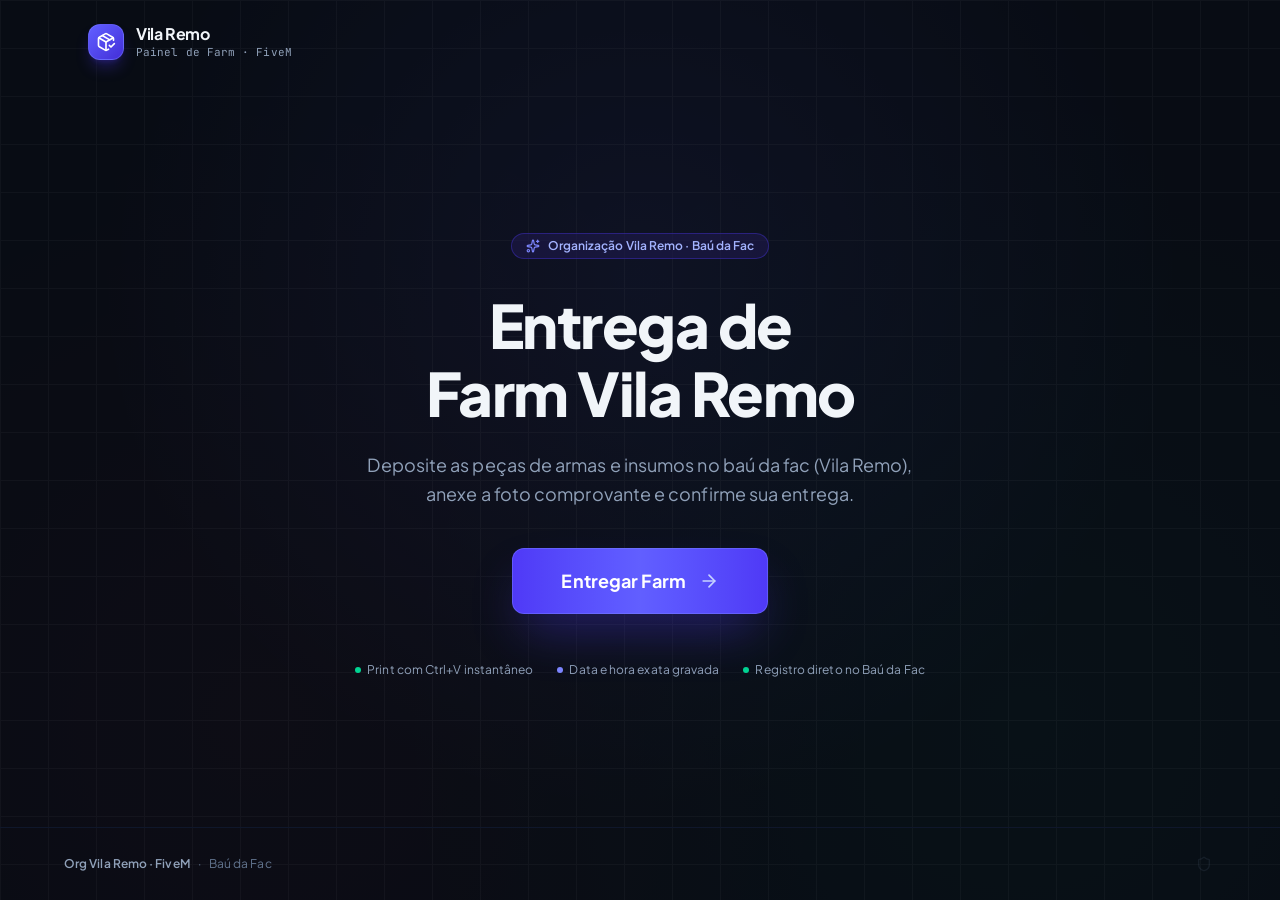
<file: docs/index.html>
<!doctype html>
<html lang="pt-BR" class="dark">
  <head>
    <meta charset="UTF-8" />
    <meta name="viewport" content="width=device-width, initial-scale=1.0" />
    <title>Vila Remo — Painel de Farm FiveM</title>
    <meta
      name="description"
      content="Painel de entrega e auditoria de farm da organização Vila Remo no FiveM com comprovante por foto, registro de data e hora, quantidade entregue e envio automático de logs via Webhook no Discord."
    />
    <meta property="og:title" content="Vila Remo — Painel de Farm FiveM" />
    <meta
      property="og:description"
      content="Painel de entrega e auditoria de farm da organização Vila Remo no FiveM com comprovante por foto, registro de data e hora, quantidade entregue e envio automático de logs via Webhook no Discord."
    />
    <meta property="og:type" content="website" />
    <meta name="twitter:card" content="summary_large_image" />
    <link rel="preconnect" href="https://fonts.googleapis.com" />
    <link rel="preconnect" href="https://fonts.gstatic.com" crossorigin />
    <link
      href="https://fonts.googleapis.com/css2?family=JetBrains+Mono:wght@400;500;600&family=Plus+Jakarta+Sans:wght@400;500;600;700&display=swap"
      rel="stylesheet"
    />
    <script type="module" crossorigin src="./assets/index-DYrwPe3L.js"></script>
    <link rel="stylesheet" crossorigin href="./assets/index-D5c_lq-B.css">
  </head>
  <body class="bg-[#0B0F17] text-slate-100 antialiased selection:bg-indigo-500/30 selection:text-indigo-200">
    <div id="root"></div>
  </body>
</html>
</file>
